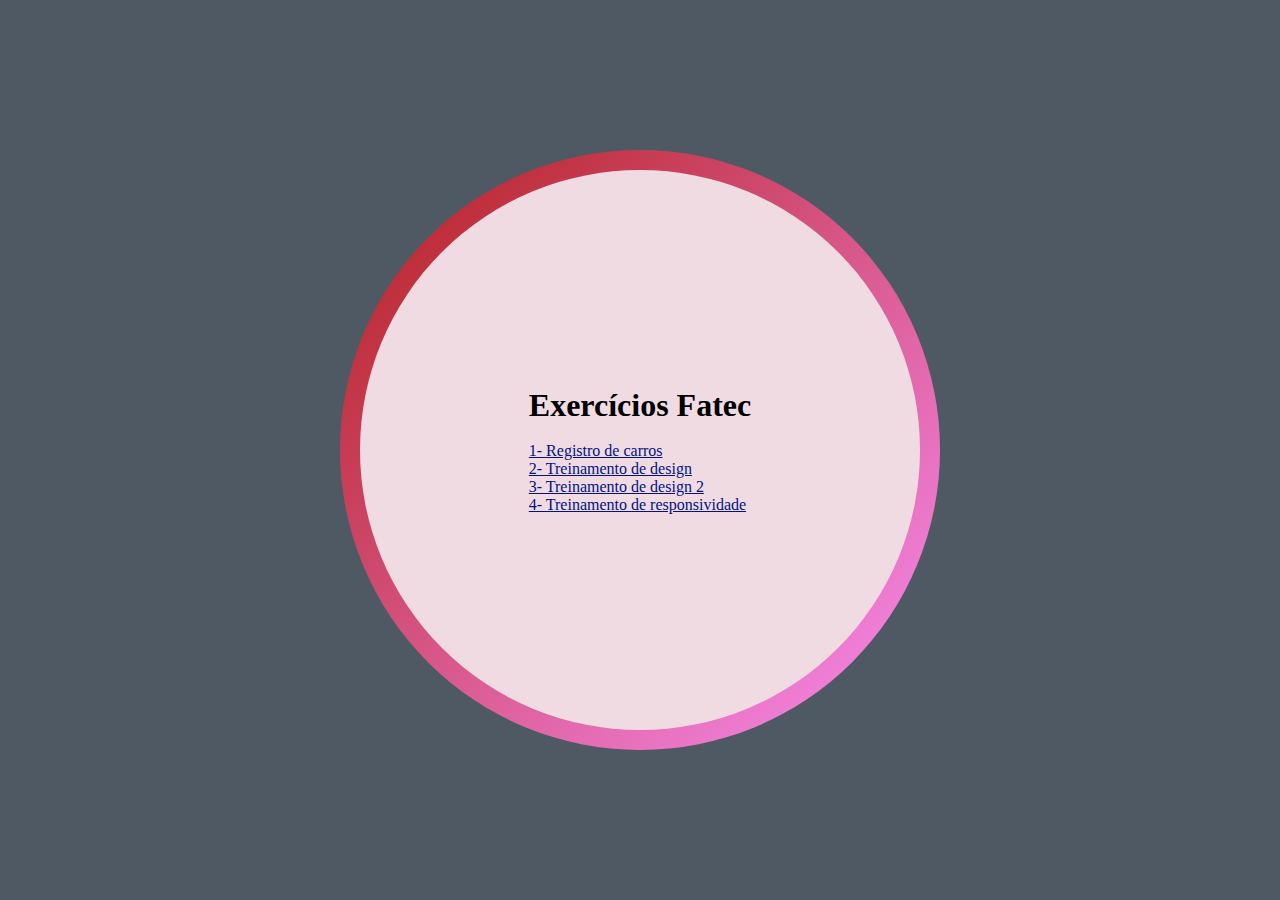
<file: index.html>
<!DOCTYPE html>
<html lang="pt-BR">
<head>
    <meta charset="UTF-8">
    <meta name="viewport" content="width=device-width, initial-scale=1.0">
    <title>Exercícios Fatec</title>
    <link rel="stylesheet" href="style.css">
</head>
<body>
    <div id="container">
        <div id="container2">
            <div id="box-exercices">
                <h1>Exercícios Fatec</h1>
                <br>
                <a id="exercicio1" href="./registro-de-carro/registros-de-carros.html">1- Registro de carros</a>
                <br>
                <a id="exercicio2" href="./treino-design/design.html">2- Treinamento de design</a>
                <br>
                <a id="exercicio3" href="./treino-design2/design.html">3- Treinamento de design 2</a>
                <br>
                <a id="exercicio4" href="./treino-responsividade/index.html">4- Treinamento de responsividade </a>
            </div>
        </div> 
    </div>
</body>
</html>
</file>
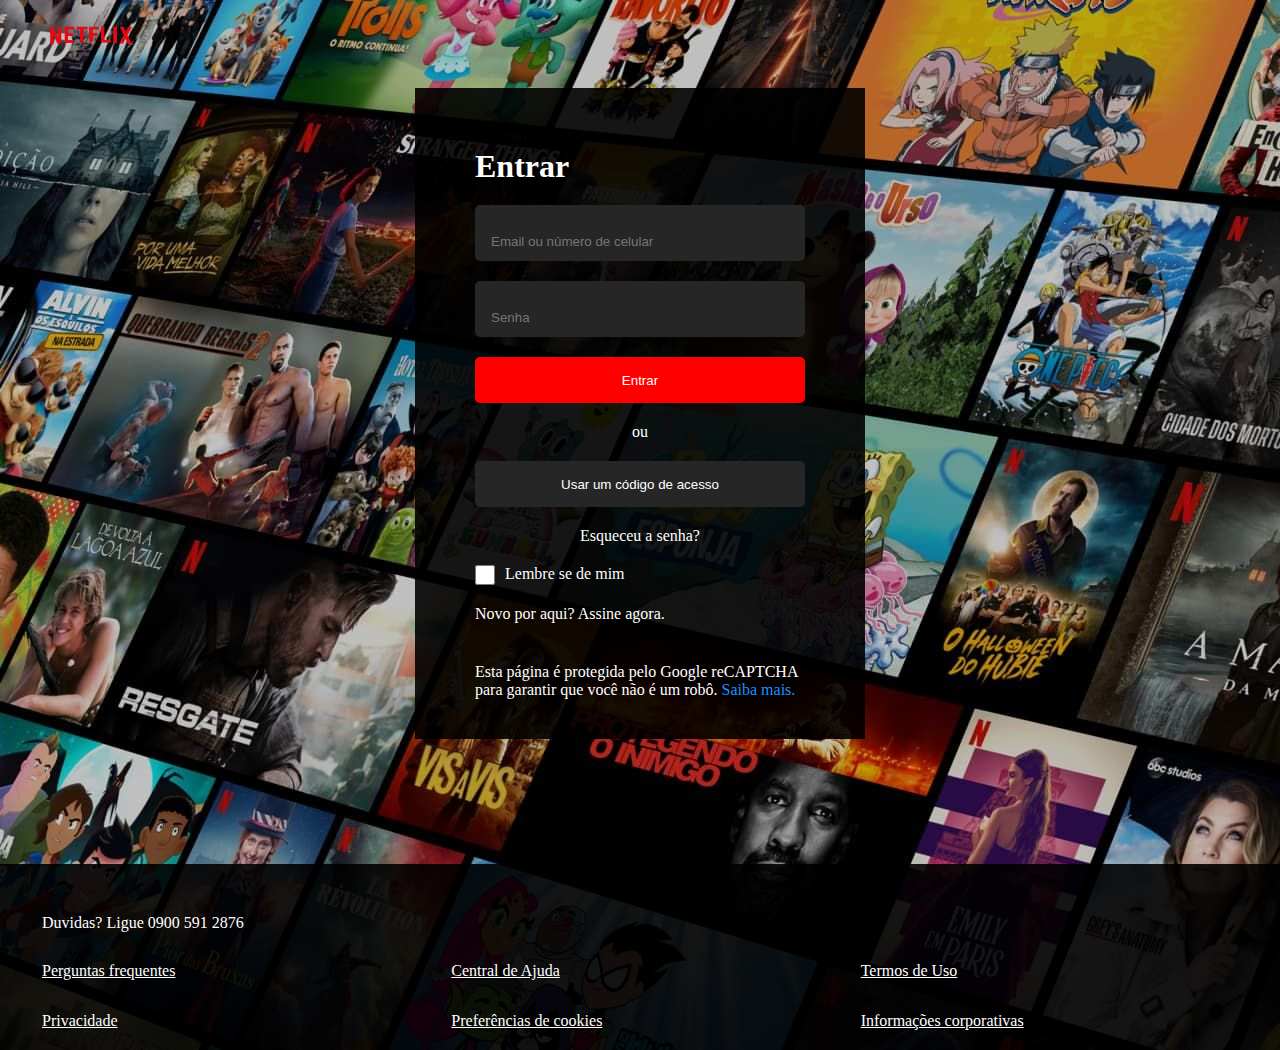
<file: treino-responsividade/index.html>
<!DOCTYPE html>
<html lang="en">
<head>
    <meta charset="UTF-8">
    <meta name="viewport" content="width=device-width, initial-scale=1.0">
    <title>Netflix</title>
    <link rel="stylesheet" href="style.css">
</head>
<body>
    <header class="header">
        <img class="logo" src="image/pngwing.com.png" alt="">
    </header>
    <section class="container login">
        <div class="input">
            <h1>Entrar</h1>
            <input id="email" placeholder="Email ou número de celular" type="text">
            <input id="senha" placeholder="Senha" type="number">
            <button id="entrar">Entrar</button>
            <p>ou</p>
            <button id="codigo">Usar um código de acesso</button>
            <a href="">Esqueceu a senha?</a>
            
            <div class="remember">
                <input type="checkbox">
                <p>Lembre se de mim</p>
            </div>

            <div class="remember">
                <p>Novo por aqui? <a href="">Assine agora.</a></p>
            </div>

            <div class="span">
                <p>
                    Esta página é protegida pelo Google reCAPTCHA 
                    para garantir que você não é um robô. 
                    <a href="">Saiba mais.</a>
                </p>
            </div>
        </div>
    </section>

    <hr>

    <footer class="footer">
        <div class="footer-container">
            <div class="duvidas">
                <p>Duvidas? Ligue 0900 591 2876</p>
            </div>
            <div class="lista">
                <li><a href="">Perguntas frequentes</a></li>
                <li><a href="">Central de Ajuda</a></li>
                <li><a href="">Termos de Uso</a></li>
                <li><a href="">Privacidade</a></li>
                <li><a href="">Preferências de cookies</a></li>
                <li><a href="">Informações corporativas</a></li>
            </div>
        </div>
    </footer>

</body>
</html>
</file>
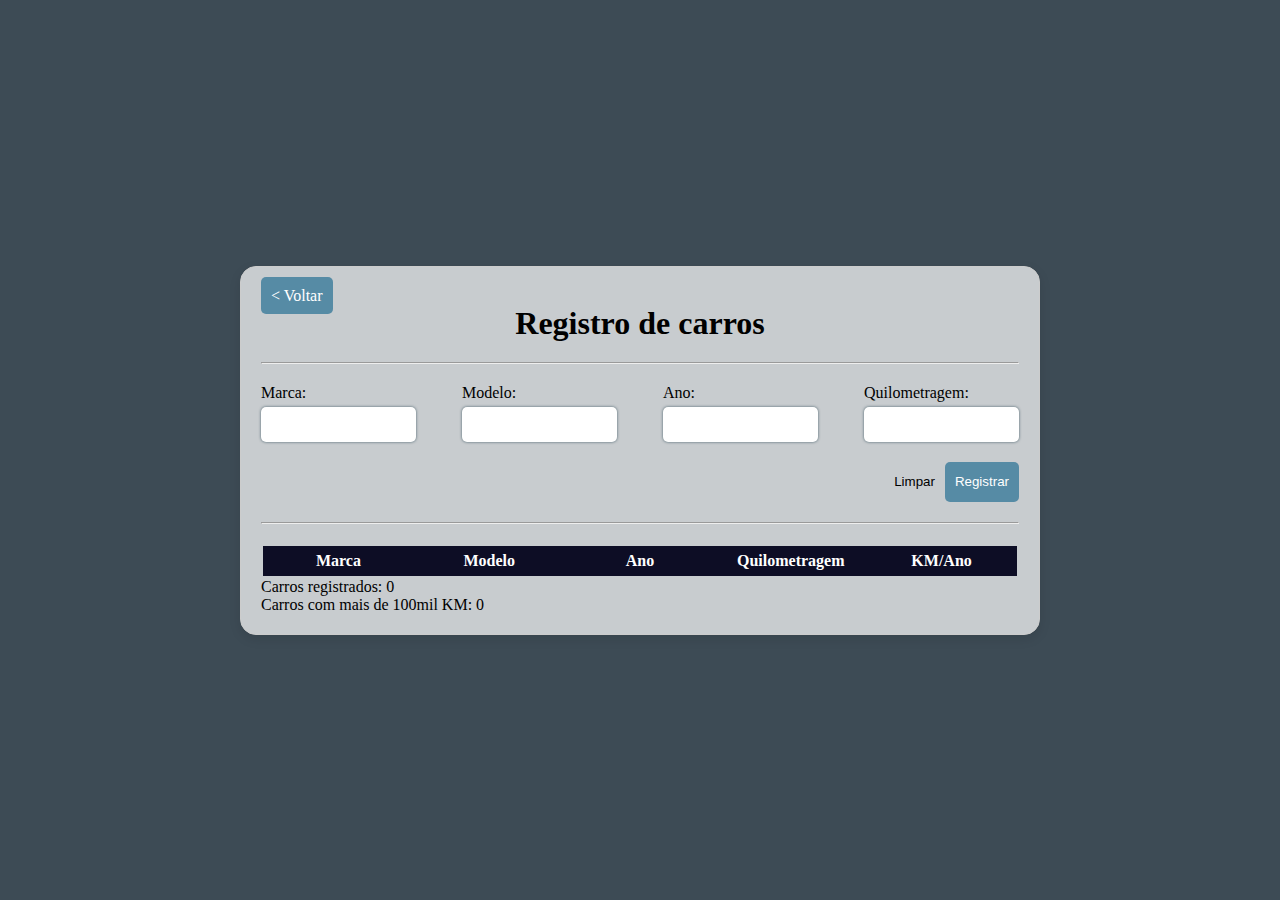
<file: registro-de-carro/registros-de-carros.html>
<!DOCTYPE html>
<html lang="pt-BR">
<head>
    <meta charset="UTF-8">
    <meta name="viewport" content="width=device-width, initial-scale=1.0">
    <title>Registro de carros</title>
    <link rel="stylesheet" href="style.css">
</head>
<body>
    
    <div id="containerCarros">   
        <a id="voltar" href="../index.html">< Voltar</a>
        <h1>Registro de carros</h1>
        <hr>
        <div id="inputs">
            <div class="estilo">
                <label for="marca">Marca:</label>
                <input type="text" id="marca" name="marca">
            </div>
            <div class="estilo">
                <label for="modelo">Modelo:</label>
                <input type="text" id="modelo" name="modelo">
            </div>
            <div class="estilo">
                <label for="ano">Ano:</label>
                <input type="number" id="ano" name="ano">
            </div>
            <div class="estilo">
                <label for="quilometragem">Quilometragem:</label>
                <input type="number" id="quilometragem" name="quilometragem">
            </div>
        </div>
        <div id="buttons">
            <button type="button" id="limpar">Limpar</button>
            <button type="button" id="registrar">Registrar</button>
        </div>
   
        <hr>
   
        <div id="alerta">
            <table id="tabela">
                <tr>
                    <th>Marca</th>
                    <th>Modelo</th>
                    <th>Ano</th>
                    <th>Quilometragem</th>
                    <th>KM/Ano</th>
                </tr>
            </table>

            </div>
            <p>Carros registrados: <span id="registrados">0</span></p>
            <p>Carros com mais de 100mil KM: <span id="rodados">0</span</p>
    </div>
    

    <script src="main.js"></script>

</body>
</html>
</file>
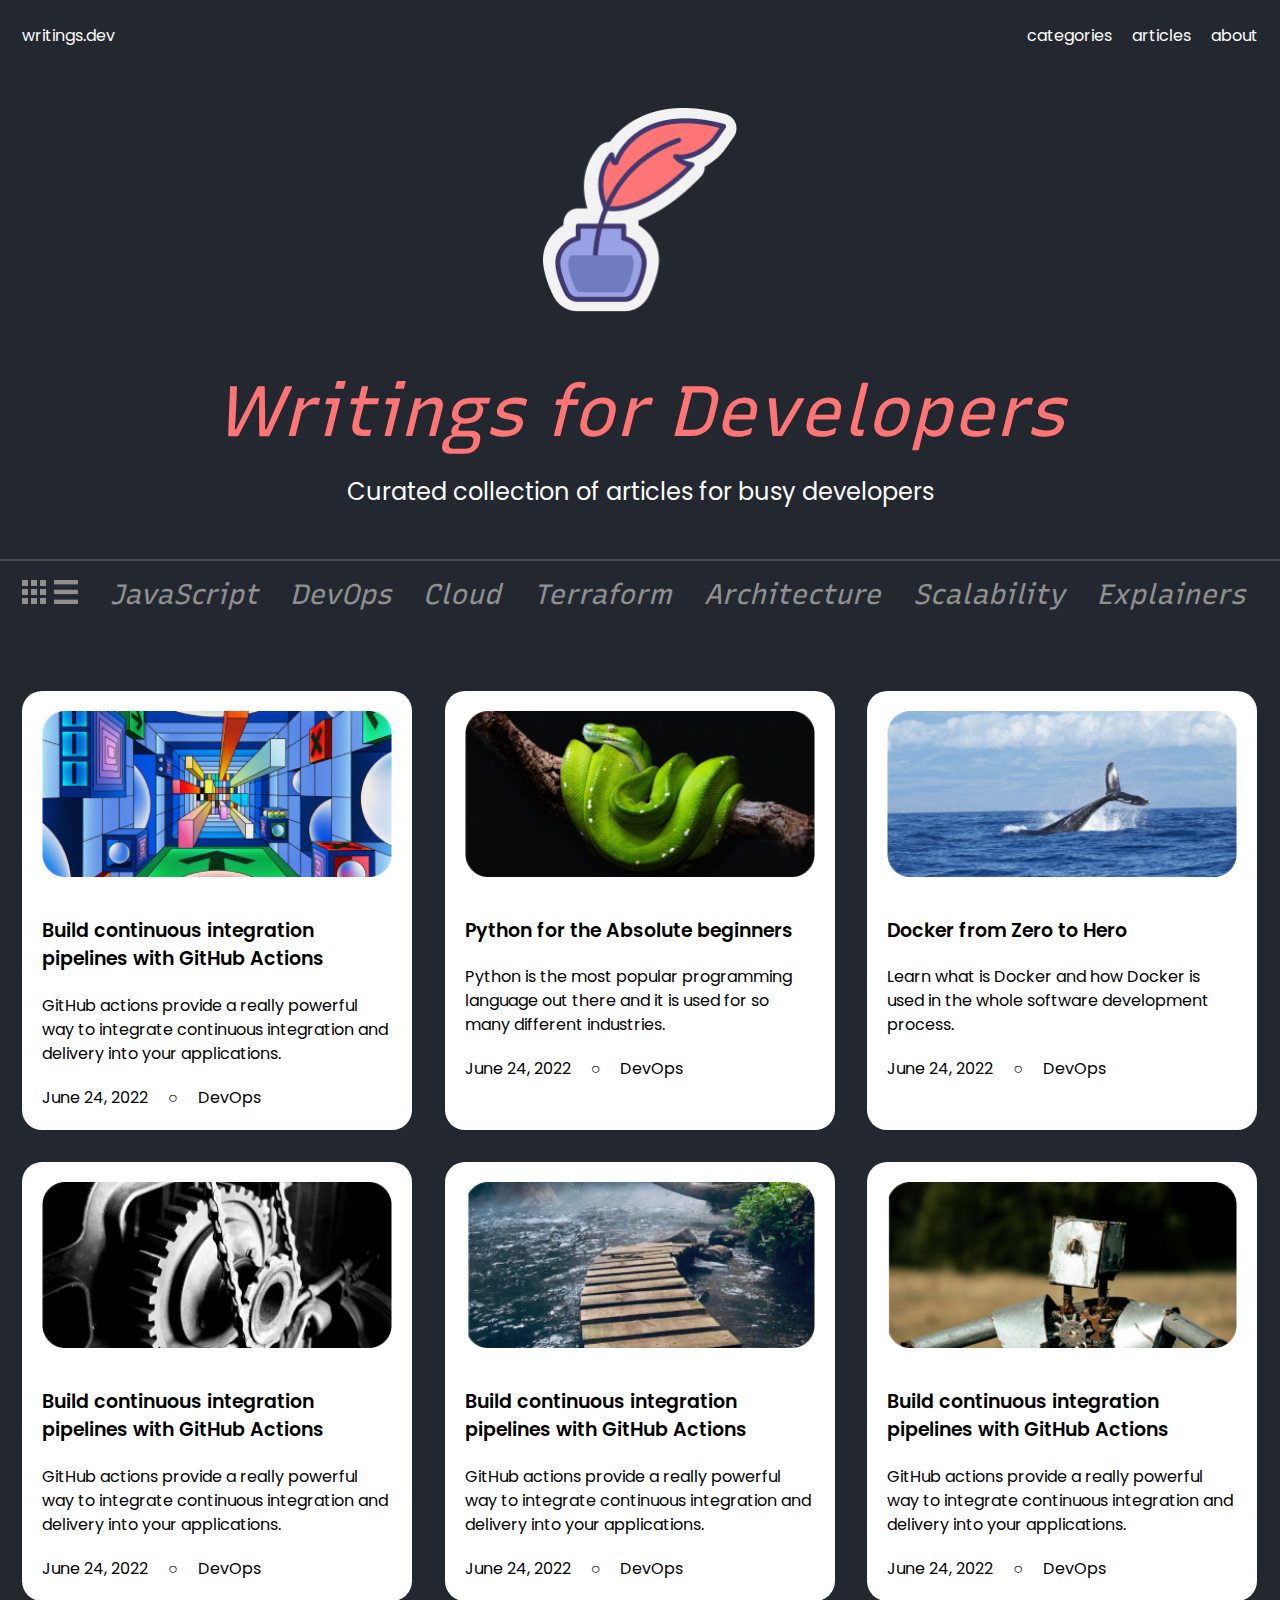
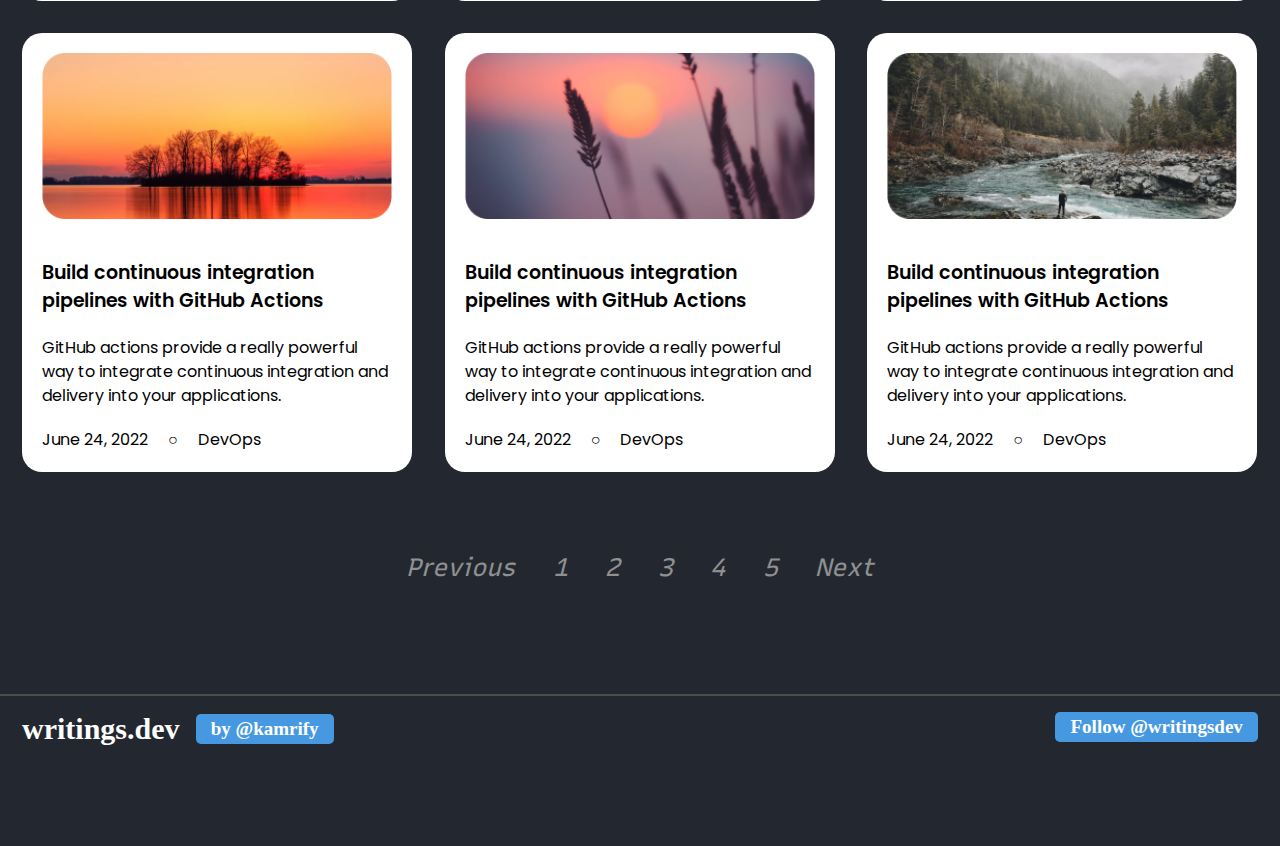
<file: treino-design/design.html>
<!DOCTYPE html>
<html lang="en">
<head>
    <meta charset="UTF-8">
    <meta name="viewport" content="width=device-width, initial-scale=1.0">
    <title>Treino de design</title>
    <link rel="stylesheet" href="style.css">
    <link rel="preconnect" href="https://fonts.googleapis.com">
    <link rel="preconnect" href="https://fonts.gstatic.com" crossorigin>
    <link href="https://fonts.googleapis.com/css2?family=Poppins:ital,wght@0,100;0,200;0,300;0,400;0,500;0,600;0,700;0,800;0,900;1,100;1,200;1,300;1,400;1,500;1,600;1,700;1,800;1,900&display=swap" rel="stylesheet">
    <link rel="preconnect" href="https://fonts.googleapis.com">
    <link rel="preconnect" href="https://fonts.gstatic.com" crossorigin>
    <link href="https://fonts.googleapis.com/css2?family=Recursive:wght@300..1000&display=swap" rel="stylesheet">

</head>
<body>
    <div class="container" id="header">
        <ul id="nav">
            <li><a href="../index.html">writings.dev</a></li>

            <div  id="nav-right">
                <li>categories</li>
                <li>articles</li>
                <li>about</li>
            </div>
        </ul>
    </div>
    <div class="container" id="logo">
        <img alt="Logo" src="images/logo.png" >
    </div>
    <div class="container" id="title">
        <h1>Writings for Developers</h1>
        <h2>Curated collection of articles for busy developers</h2>
    </div>
    <hr color="#4D4D4D">
    <div class="container" id="category">
        <ul class="category-list">
            <li>
                <img src="images/vector.png" alt="">
                <img src="images/vector1.png" alt="">
            </li>
            <li>JavaScript</li>
            <li>DevOps</li>
            <li>Cloud</li>
            <li>Terraform</li>
            <li>Architecture</li>
            <li>Scalability</li>
            <li>Explainers</li>
        </ul>
    </div>
    <div class="container" id="column">
        <div class="card">
            <img src="images/image1.png" alt="">
            <p class="title-card">Build continuous integration pipelines with GitHub Actions</p>
            <p class="text-card">GitHub actions provide a really powerful way to integrate continuous integration and delivery into your applications.</p>
            <div class="footer">
                <p class="footer-card">June 24, 2022</p>
                <p class="elipse">○</p>
                <p class="footer-card">DevOps</p>
            </div>
        </div>
        <div class="card">
            <img src="images/image2.png" alt="">
            <p class="title-card">Python for the Absolute beginners</p>
            <p class="text-card">Python is the most popular programming language out there and it is used for so many different industries.</p>
            <div class="footer">
                <p class="footer-card">June 24, 2022</p>
                <p class="elipse">○</p>
                <p class="footer-card">DevOps</p>
            </div>
        </div>
        <div class="card">
            <img src="images/image3.png" alt="">
            <p class="title-card">Docker from Zero to Hero</p>
            <p class="text-card">Learn what is Docker and  how Docker is used in the whole software development process.</p>
            <div class="footer">
                <p class="footer-card">June 24, 2022</p>
                <p class="elipse">○</p>
                <p class="footer-card">DevOps</p>
            </div>
        </div>
        <div class="card">
            <img src="images/image4.png" alt="">
            <p class="title-card">Build continuous integration pipelines with GitHub Actions</p>
            <p class="text-card">GitHub actions provide a really powerful way to integrate continuous integration and delivery into your applications.</p>
            <div class="footer">
                <p class="footer-card">June 24, 2022</p>
                <p class="elipse">○</p>
                <p class="footer-card">DevOps</p>
            </div>
        </div>
        <div class="card">
            <img src="images/image5.png" alt="">
            <p class="title-card">Build continuous integration pipelines with GitHub Actions</p>
            <p class="text-card">GitHub actions provide a really powerful way to integrate continuous integration and delivery into your applications.</p>
            <div class="footer">
                <p class="footer-card">June 24, 2022</p>
                <p class="elipse">○</p>
                <p class="footer-card">DevOps</p>
            </div>
        </div>
        <div class="card">
            <img src="images/image6.png" alt="">
            <p class="title-card">Build continuous integration pipelines with GitHub Actions</p>
            <p class="text-card">GitHub actions provide a really powerful way to integrate continuous integration and delivery into your applications.</p>
            <div class="footer">
                <p class="footer-card">June 24, 2022</p>
                <p class="elipse">○</p>
                <p class="footer-card">DevOps</p>
            </div>
        </div>
        <div class="card">
            <img src="images/image7.png" alt="">
            <p class="title-card">Build continuous integration pipelines with GitHub Actions</p>
            <p class="text-card">GitHub actions provide a really powerful way to integrate continuous integration and delivery into your applications.</p>
            <div class="footer">
                <p class="footer-card">June 24, 2022</p>
                <p class="elipse">○</p>
                <p class="footer-card">DevOps</p>
            </div>
        </div>
        <div class="card">
            <img src="images/image8.png" alt="">
            <p class="title-card">Build continuous integration pipelines with GitHub Actions</p>
            <p class="text-card">GitHub actions provide a really powerful way to integrate continuous integration and delivery into your applications.</p>
            <div class="footer">
                <p class="footer-card">June 24, 2022</p>
                <p class="elipse">○</p>
                <p class="footer-card">DevOps</p>
            </div>
        </div>
        <div class="card">
            <img src="images/image9.png" alt="">
            <p class="title-card">Build continuous integration pipelines with GitHub Actions</p>
            <p class="text-card">GitHub actions provide a really powerful way to integrate continuous integration and delivery into your applications.</p>
            <div class="footer">
                <p class="footer-card">June 24, 2022</p>
                <p class="elipse">○</p>
                <p class="footer-card">DevOps</p>
            </div>
        </div>
    </div>
    <div class="pagination">
        <ul class="pagination-nav">
          <li>Previous</li>
          <li>1</li>
          <li class="page--active">2</li>
          <li>3</li>
          <li>4</li>
          <li>5</li>
          <li>Next</li>
        </ul>
      </div>
      <hr color="#4D4D4D">
      <div class="container footer-pag">
        <div class="footer-pag-info">
          <p class="footer-pag-title">writings.dev</p>
          <p class="footer-pag-subtitle">by @kamrify</p>
        </div>
        <p class="footer-pag-subtitle">Follow @writingsdev</p>
      </div>


</body>
</html>
</file>
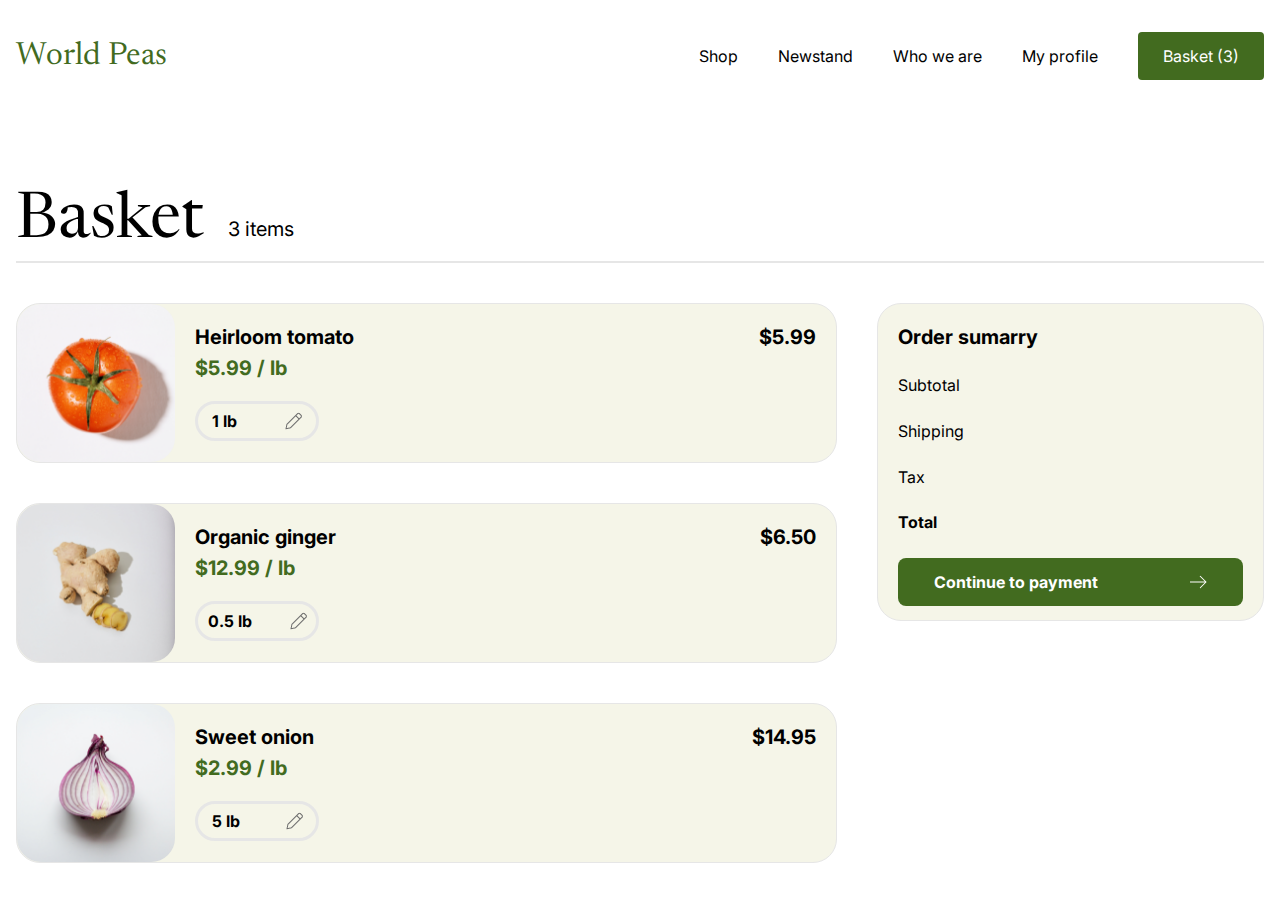
<file: treino-design2/design.html>
<!DOCTYPE html>
<html lang="en">
<head>
    <meta charset="UTF-8">
    <meta name="viewport" content="width=device-width, initial-scale=1.0">
    <title>Design</title>
    <link rel="stylesheet" href="style.css">
</head>
<body>
    <header class="container header">
        <nav class="logo"><a href="../index.html">World Peas</a></nav>

        <ul class="navbar-list">
            <li>Shop</li>
            <li>Newstand</li>
            <li>Who we are</li>
            <li>My profile</li>
            <li id="basket">Basket (3)</li>
        </ul>
    </header>

    <main>
        <section class="container hero">
            <h1>Basket</h1>
            <p>3 items</p>
        </section>

        <hr class="container hr" color="#E6E6E6">
        
        <section class="container product-body">
            <div class="container product">
            <div class="card">
                <img class="card-img" src="images/tomato.png" alt="">
                <div class="card-details">
                    <div class="product-info">
                        <p class="item">Heirloom tomato</p>
                        <p class="price">$5.99 / lb</p>
                        <div class="select">
                            <p class="input">1 lb</p>
                            <img class="pencil" src="images/pencil.png" alt="">
                        </div>
                    </div>
                    <div class="card-details-left">
                        <p>$5.99</p>
                    </div>
                </div>
            </div>
            <div class="card">
                <img class="card-img" src="images/gengibre.png" alt="">
                <div class="card-details">
                    <div class="product-info">
                        <p class="item">Organic ginger</p>
                        <p class="price">$12.99 / lb</p>
                        <div class="select">
                            <p class="input">0.5 lb</p>
                            <img class="pencil" src="images/pencil.png" alt="">
                        </div>
                    </div>
                    <div class="card-details-left">
                        <p>$6.50</p>
                    </div>
                </div>
            </div>
            <div class="card">
                <img class="card-img" src="images/cebola.png" alt="">
                <div class="card-details">
                    <div class="product-info">
                        <p class="item">Sweet onion</p>
                        <p class="price">$2.99 / lb</p>
                        <div class="select">
                            <p class="input">5 lb</p>
                            <img class="pencil" src="images/pencil.png" alt="">
                        </div>
                    </div>
                    <div class="card-details-left">
                        <p>$14.95</p>
                    </div>
                </div>
            </div>
            </div>
            <div class="container summary">
                <p>Order sumarry</p>
                <ul>
                    <li>Subtotal</li>
                    <li>Shipping</li>
                    <li>Tax</li>
                    <li><b>Total</b></li>
                </ul>
                <div class="input-summary">
                    <button class="button">Continue to payment
                    <img src="images/Vector.png" alt="">
                    </button>
                </div>
            </div>
        </section>
    </main> 

    
</body>
</html>
</file>
<file: style.css>
*{
    margin: 0;
    padding: 0;
    box-sizing: border-box;
}

html, body{
    height: 100%;
    background-color:rgb(79, 89, 100)
}

body {
    display: flex;
    justify-content: center;
    align-items: center;}

#container{
    height: 600px;
    width: 600px;
    background: linear-gradient(to bottom right,#b51f1a, #f98ef6);
    display: flex;
    align-items: center;
    justify-content: center;
    border-radius: 300px; 
}

#container2{
    height: 560px;
    width: 560px;
    background-color: rgb(240, 219, 227);
    display: flex;
    align-items: center;
    justify-content: center;
    border-radius: 300px; 
}

#box-exercices{
    
    color: rgb(0, 0, 0);
}

#box-exercices a{
    color: rgb(0, 19, 128);
}
</file>
<file: treino-responsividade/style.css>
*{
    padding: 0;
    margin: 0;
    box-sizing: border-box;
}

body{
    background-color: black;
    color: white;
    display: flex;
    justify-content: center;
    align-items: center;
    min-height: 100vh;
    flex-direction: column;
}

.container{
    background-color: black;
}

.header{
    width: 100%;
    height: 24px;
    padding: 24px;
}

.logo{
    width: 89px;
    height: 24px;
}

.login{
    width: 100%;
    max-width: 580px;
    display: flex;
    justify-content: center;
    align-items: center;
    
}

.login h1{
    font-size: 32px;
    align-self: flex-start;
}

.input{
    width: 100%;
    padding: 0 20px;
    margin-top: 20px;
    display: flex;
    justify-content: center;
    align-items: center;
    flex-direction: column;
    gap: 20px;
}

.input input{
    background-color: rgb(39, 38, 38);
    border: 0 solid;
    border-radius: 5px;
    height: 56px;
    width: 100%;
    text-align: start;
    padding: 24px 16px 8px;
}

.input p{
    font-size: 16px;
}

.input a{
    text-decoration: none;
    color: white;
}

#entrar{
    height: 46px;
    width: 100%;
    background-color: red;
    color: white;
    border: none;
    border-radius: 5px;
}

#codigo{
    height: 46px;
    width: 100%;
    background-color: rgb(39, 38, 38);
    color: white;
    border: none;
    border-radius: 5px;
}

.remember{
    display: flex;
    align-self: flex-start;
    gap: 10px;
}

.remember input{
    width: 20px;
    height: 20px;
}

.remember a{
    color: white;
}

.span{
    margin-top: 20px;
}

.span a{
    color:dodgerblue;
}

hr{
    margin-top: 100px;
    border: 1px solid rgb(39, 38, 38);
    width: 100%; 
    align-self: center; 
}

.footer {
    background-color: black;
    width: 100%; 
    padding: 20px 0; 
    display: flex; 
    flex-direction: column; 
    justify-self: flex-start;
}

.duvidas{
    margin: 30px 0px 30px 0px;
    padding: 0 20px;
    display: flex;
    align-items: center;
    justify-content: start;
}

.lista{
    padding: 0 20px;
    list-style: none;
    display: grid;
    grid-template-columns: 3fr 3fr;
    gap: 2em;
}

.lista a{
    color: white;
}

@media screen and (min-width: 600px){
    body {
        background-image: url(./image/background.jpg);
    }

    .header{
        background: none;
        max-width: 1236px;
    }

    .container{
        background-color: rgba(0, 0, 0, 0.89);
    }

    .login{
        max-width: 450px; 
        padding: 40px;
        margin-top: 40px;
    }
    
    hr{
        display: none;
    }

    .footer{
        margin-top: 125px;
        width: 100%;
        background-color: rgba(0, 0, 0, 0.89);
        align-self: center;
        justify-content: center;
        align-items: center;
    }

    .footer-container{
        width: 100%;
        justify-content: space-between;
        align-items: center;
        margin: 0 auto;
        max-width: 1236px;
    }

    .lista{
        grid-template-columns: 2fr 2fr 2fr;
    }
}
</file>
<file: registro-de-carro/style.css>
*{
    margin: 0;
    padding: 0;
    box-sizing: border-box;
}

html, body{
    height: 100%;
    
}

body {
    display: flex;
    justify-content: center;
    align-items: center;
    height: 100vh;
    background-color: #3d4b55;
}

#voltar{
    text-decoration: none;
    color: white;
    background-color: rgba(28, 106, 143, 0.664);
    border: none;
    border-radius: 5px;
    padding: 10px;
}

#containerCarros{
    padding: 20px;
    border: 1px solid #ccc;
    border-radius: 16px;
    box-shadow: 0px 4px 12px rgba(0, 0, 0, 0.1);
    width: 800px;;
    background-color: rgba(255, 255, 255, 0.719);
}

.estilo{
    display: flex;
    flex-direction: column;
    gap: 5px;
}

h1{
    text-align: center;
}

#inputs{
    display: flex;
    justify-content: space-between;
}

input{
    width: 155px;
    height: 35px;
    border: none;
    box-shadow: 0px 0px 3px rgba(7, 40, 56, 0.664);
    border-radius: 5px;
}

#buttons{
    display: flex;
    margin-top: 20px;
    justify-content: end;
    gap: 10px;
    height: 40px;
}

#limpar{
    border: none;
    background-color: rgba(245, 245, 220, 0)   
}

#registrar{
    border: none;
    padding: 10px;
    border-radius: 5px;
    background-color: rgba(28, 106, 143, 0.664);
    color: white;
}

#registrar:hover{
    background-color: rgba(44, 132, 173, 0.459);
}

hr{
    margin: 20px 0;
}

#alerta{

}

table{
    width: 100%;
}

tr{
    display: flex;
    justify-content: space-around;
    gap: 0px;
    
}

th{
    width: 100%;
    height: 30px;
    background-color: rgb(13, 13, 37);
    color: white;
    display: flex;
    justify-content: center;
    align-items: center; 
}

td{
    width: 100%;
    height: 30px;
    display: flex;
    justify-content: center;
    align-items: center; 
}
</file>
<file: treino-design/style.css>
*{
    margin: 0;
    padding: 0;
    box-sizing: border-box;
}

html{
    background-color: #232830;
}

.container{
    max-width: 1236px;
    margin: 0 auto;
}

#header{
    text-align: center;
    width: 100%;
    margin-top: 1%;
}

#nav {
    width: 100%;
    display: flex;
    justify-content: space-between;
    align-items: center;  
}

#nav a{
    text-decoration: none;
    color: white;
}

#nav-right{
    display: flex;
    gap: 20px;
}

#nav li{
    font-family: 'Poppins';
    font-size: 400;
    size: 30px;
    line-height: 45px;
    list-style-type: none;
    color: white;
}

#logo {
    padding: 50px;
    width: 100%;
    height: 100%;
    display: flex;
    justify-content: center;
    align-items: center;
}

#logo img{
    width: 194.45px;
    height: 204.08px;
}

#title{
    text-align: center;
    width: 100%;
}

#title h1{ 
    margin-top: 0.1em;
    font-family: 'recursive';
    font-weight: 400;
    font-style: italic;
    font-size: 71px; 
    color: #FF7575;
}

#title h2{
    color:white;
    font-family: 'Poppins';
    padding-top: 20px;
    padding-bottom: 50px;
    font-weight: 400;
}

#category{
    margin-top: 1em;
    margin-bottom: 5em;
    display: flex;
    justify-content: space-between;
    align-items: center;
}

.category-list{
    display: flex;
    gap: 2em;
}

.category-list li{
    font-family: 'recursive';
    font-style: italic;
    color: #909090;
    font-size: 28px;
    list-style: none;
    text-decoration: none;
}

#column{
    display: grid;
    grid-template-columns: 1fr 1fr 1fr;
    gap: 2em;
}

.card{
    width: 390px;
    height: 439px;
    background-color: white;
    border: none;
    border-radius: 20px;
    display: flex;
    flex-direction: column;
    justify-content:start;
    padding: 20px;

}

.title-card{
    font-family: 'Poppins';
    margin-top: 40px;
    font-weight: 600;
    font-size: 19px;
    line-height: 28.5px;
}

.text-card{
    font-family: 'Poppins';
    margin-top: 20px;
    font-weight: 400;
    font-size: 16px;
    line-height: 24px;
}

.footer{
    width: 100%;
    display: flex;
    gap: 20px;
    align-items: center;
    margin-top: 20px;
}

.footer-card{
    font-family: 'Poppins';
    font-weight: 400;
    font-size: 16px;
    line-height: 24px;
}

.pagination {
    margin-top: 5em;
    margin-bottom: 7em;
  }
  
  .pagination-nav {
    list-style: none;
    display: flex;
    justify-content: center;
    align-items: flex-end;
    gap: 1.5em;
    font-family: "Recursive", sans-serif;
    font-style: italic;
    font-weight: 400;
    color: #909090;
    font-size: 25px;
  }

  .footer-pag {
  height: 150px;
  display: flex;
  justify-content: space-between;
  align-items: flex-start;
  padding-top: 1em;
  color: #FFF;
}

.footer-pag-info {
  display: flex;
  align-items: center;
  gap: 1em;
}

.footer-pag-title {
  font-weight: 600;
  font-size: 30px;
}

.footer-pag-subtitle {
  text-decoration: none;
  color: white;
  font-weight: 600;
  font-size: 19px;
  background-color: #4699E0;
  border-radius: 5px;
  padding: 0.2em 0.8em;
}
</file>
<file: treino-design2/style.css>
@import url('https://fonts.googleapis.com/css2?family=Inter:ital,opsz,wght@0,14..32,100..900;1,14..32,100..900&display=swap');
@import url('https://fonts.googleapis.com/css2?family=Newsreader:ital,opsz,wght@0,6..72,200..800;1,6..72,200..800&display=swap');

*{
    margin: 0;
    padding: 0;
    box-sizing: border-box;
}

html{
    background-color: #FFFFFF;
}

.container{
    max-width: 1248px;
    margin: 0 auto;
}

.header{
    height: 112px;
    width: 100%;
    display: flex;
    justify-content: space-between;
    align-items: center;
}

.logo a{
    color: #426B1F;
    text-decoration: none;
    font-family: "Newsreader", serif;
    font-size: 32px;
    line-height: 100%;
    font-weight: medium;
    letter-spacing: -1%;
}

.navbar-list{
    display: flex;
    gap: 40px;
    align-items: center;
}

.navbar-list li{
    list-style: none;
    color: black;
    font-family: "Inter", sans-serif;
    font-size: 16px;
    line-height: 130%;
}

#basket{
    background-color: #426B1F;
    color: white;
    width: 126px;
    height: 48px;
    display: flex;
    justify-content: center;
    align-items: center;
    border-radius: 4px;
}

.hero{
    height: 149px;
    display: flex;
    align-items: end;
    gap: 24px;
}
.hero h1{
    font-family: "Newsreader", serif;
    font-weight: normal;
    font-size: 64px;
    line-height: 120%;
    letter-spacing: -2%;
}

.hero p{
    font-family: "Inter", sans-serif;
    color: black;
    font-size: 20px;
    line-height: 320%;
}

.product-body{
    display: flex;
    justify-content: space-between;
    gap: 40px;
}

.card{
    margin-top: 40px;
    background-color: #f5f5e8;
    width: 821px;
    height: 160px;
    border-width: 1px;
    border-style: solid;
    border-color: #E6E6E6;
    border-radius: 24px;
    display: flex;
}

.card-img{
    height: 157.5px;
    width: 160px;
    border-radius: 24px;
}

.card-details{
    padding: 20px;
    width: 100%;
    display: flex;
    justify-content: space-between;
}

.card-details-left p{
    font-family: "Inter", sans-serif;
    font-weight: bold;
    font-size: 20px;
    line-height: 130%;
}

.item{
    font-family: "Inter", sans-serif;
    font-weight: bold;
    font-size: 20px;
    line-height: 130%;
}

.price{
    margin-top: 5px;
    font-family: "Inter", sans-serif;
    font-weight: bold;
    color: #426B1F;
    font-size: 20px;
    line-height: 130%;
}

.select{
    margin-top: 20px;
    height: 40px;
    width: 124px;
    display: flex;
    justify-content: space-around;
    gap: 20px;
    align-items: center;
    border-style: solid;
    border-radius: 20px;
    border-color: #E6E6E6;
}

.input{
    font-family: "Inter", sans-serif;
    font-weight: bold;
    font-size: 16px;
    line-height: 130%;
}

.summary{
    margin-top: 40px;
    width: 395px;
    height: 318px;
    background-color: #f5f5e8;
    border-width: 1px;
    border-style: solid;
    border-color: #E6E6E6;
    border-radius: 24px;
    padding: 20px;
}

.summary p{
    font-family: "Inter", sans-serif;
    font-weight: bold;
    font-size: 20px;
    line-height: 130%;
}

.summary li{
    list-style: none;
    margin-top: 25px;
    font-family: "Inter", sans-serif;
    font-weight:normal;
    font-size: 16px;
    line-height: 130%;
}

.input-summary{
    display: flex;
    width: 100%;
    justify-content: space-between;
    align-items: center;
}

.summary button{
    background-color: #426B1F;
    color: white;
    font-family: "Inter", sans-serif;
    font-weight:bold;
    font-size: 16px;
    line-height: 130%;
    margin-top: 25px;
    width: 100%;
    height: 48px;
    border: none;
    border-radius: 8px;
    display: flex;
    justify-content: space-around;
    gap: 20px;
    align-items: center;
}
</file>
